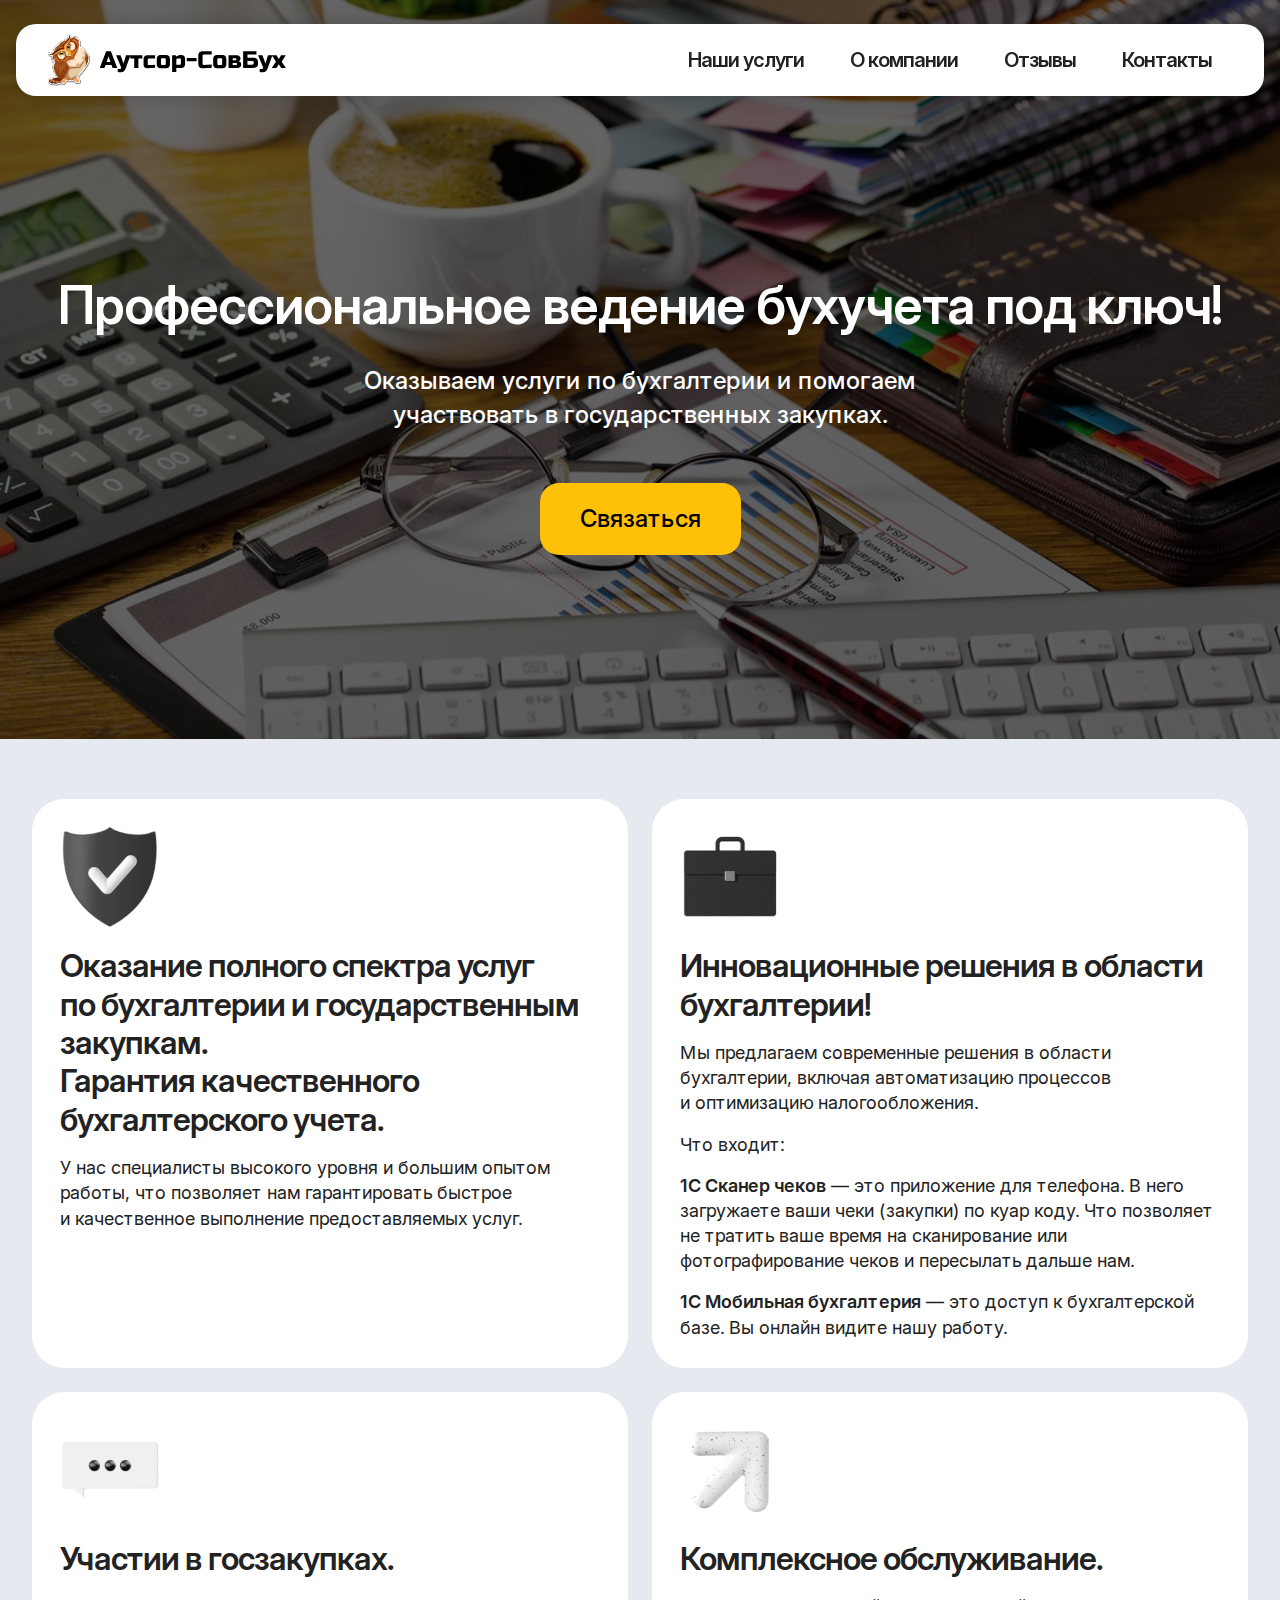
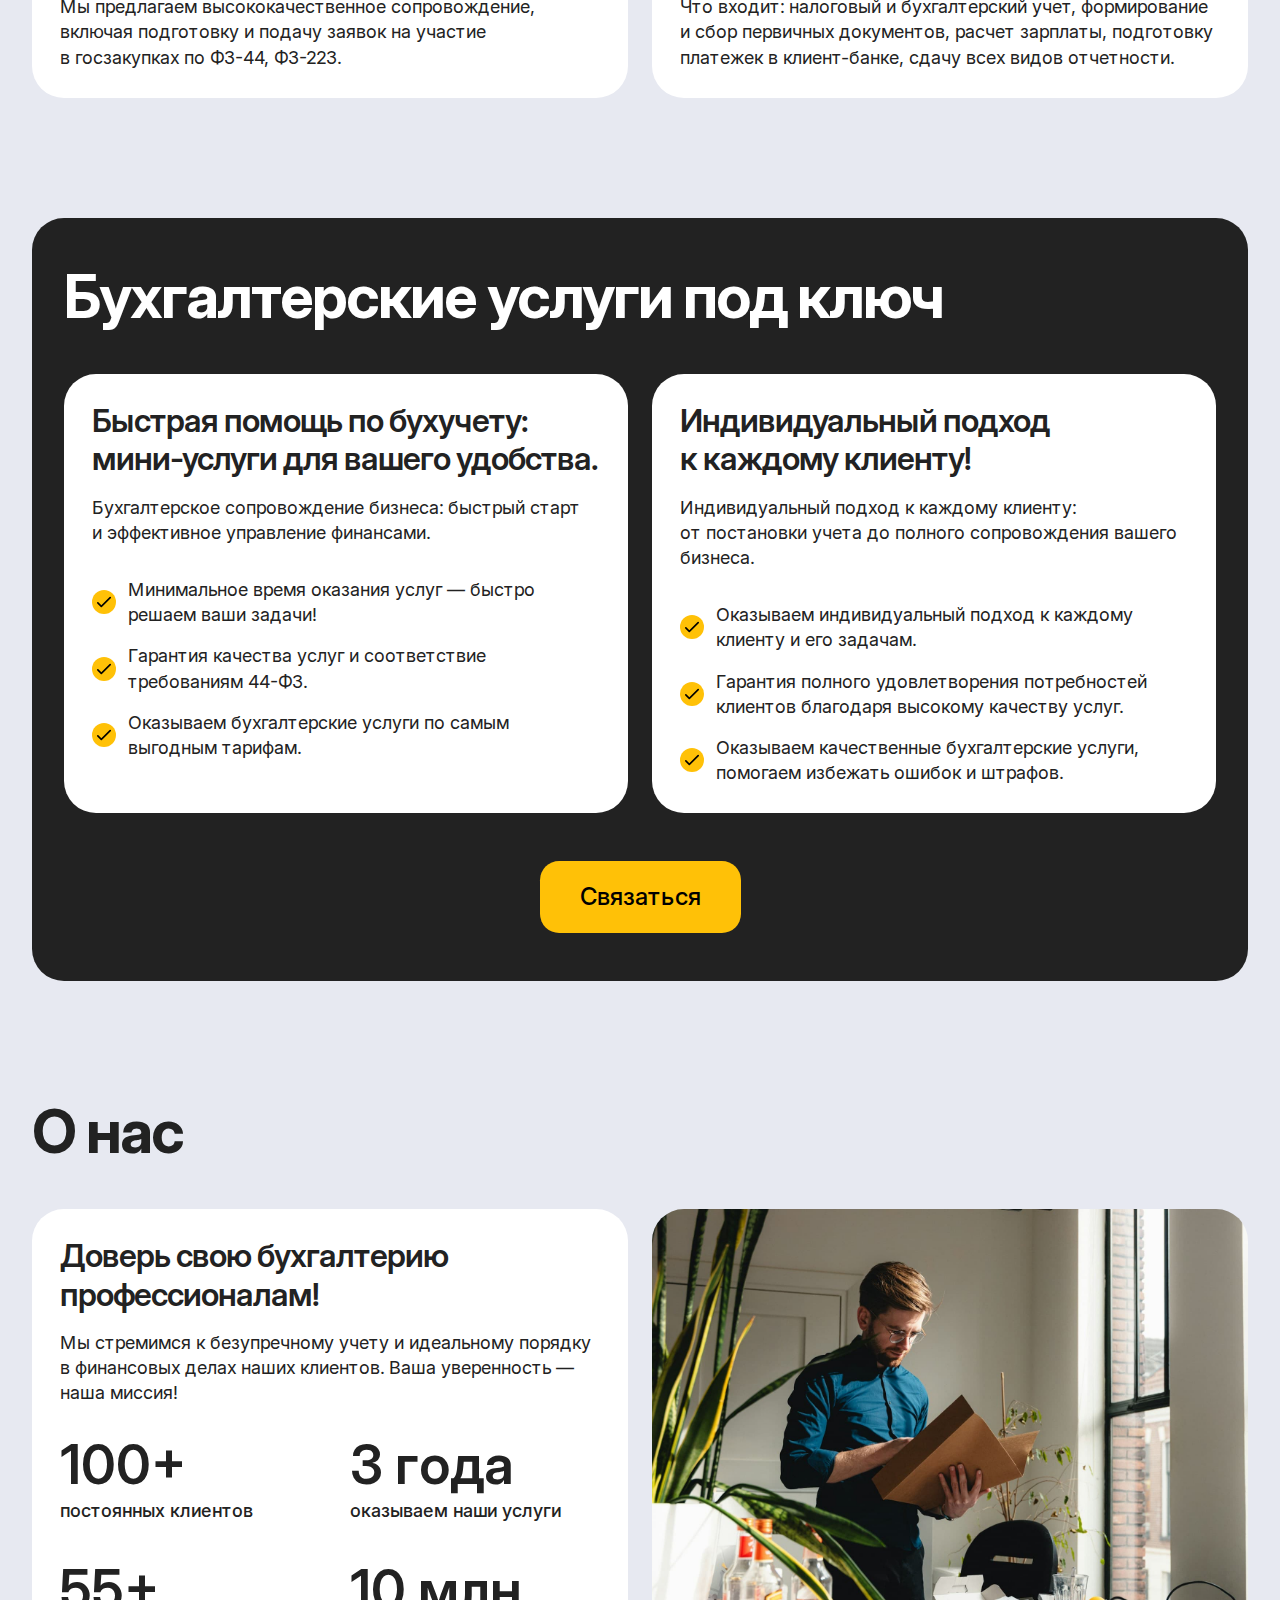
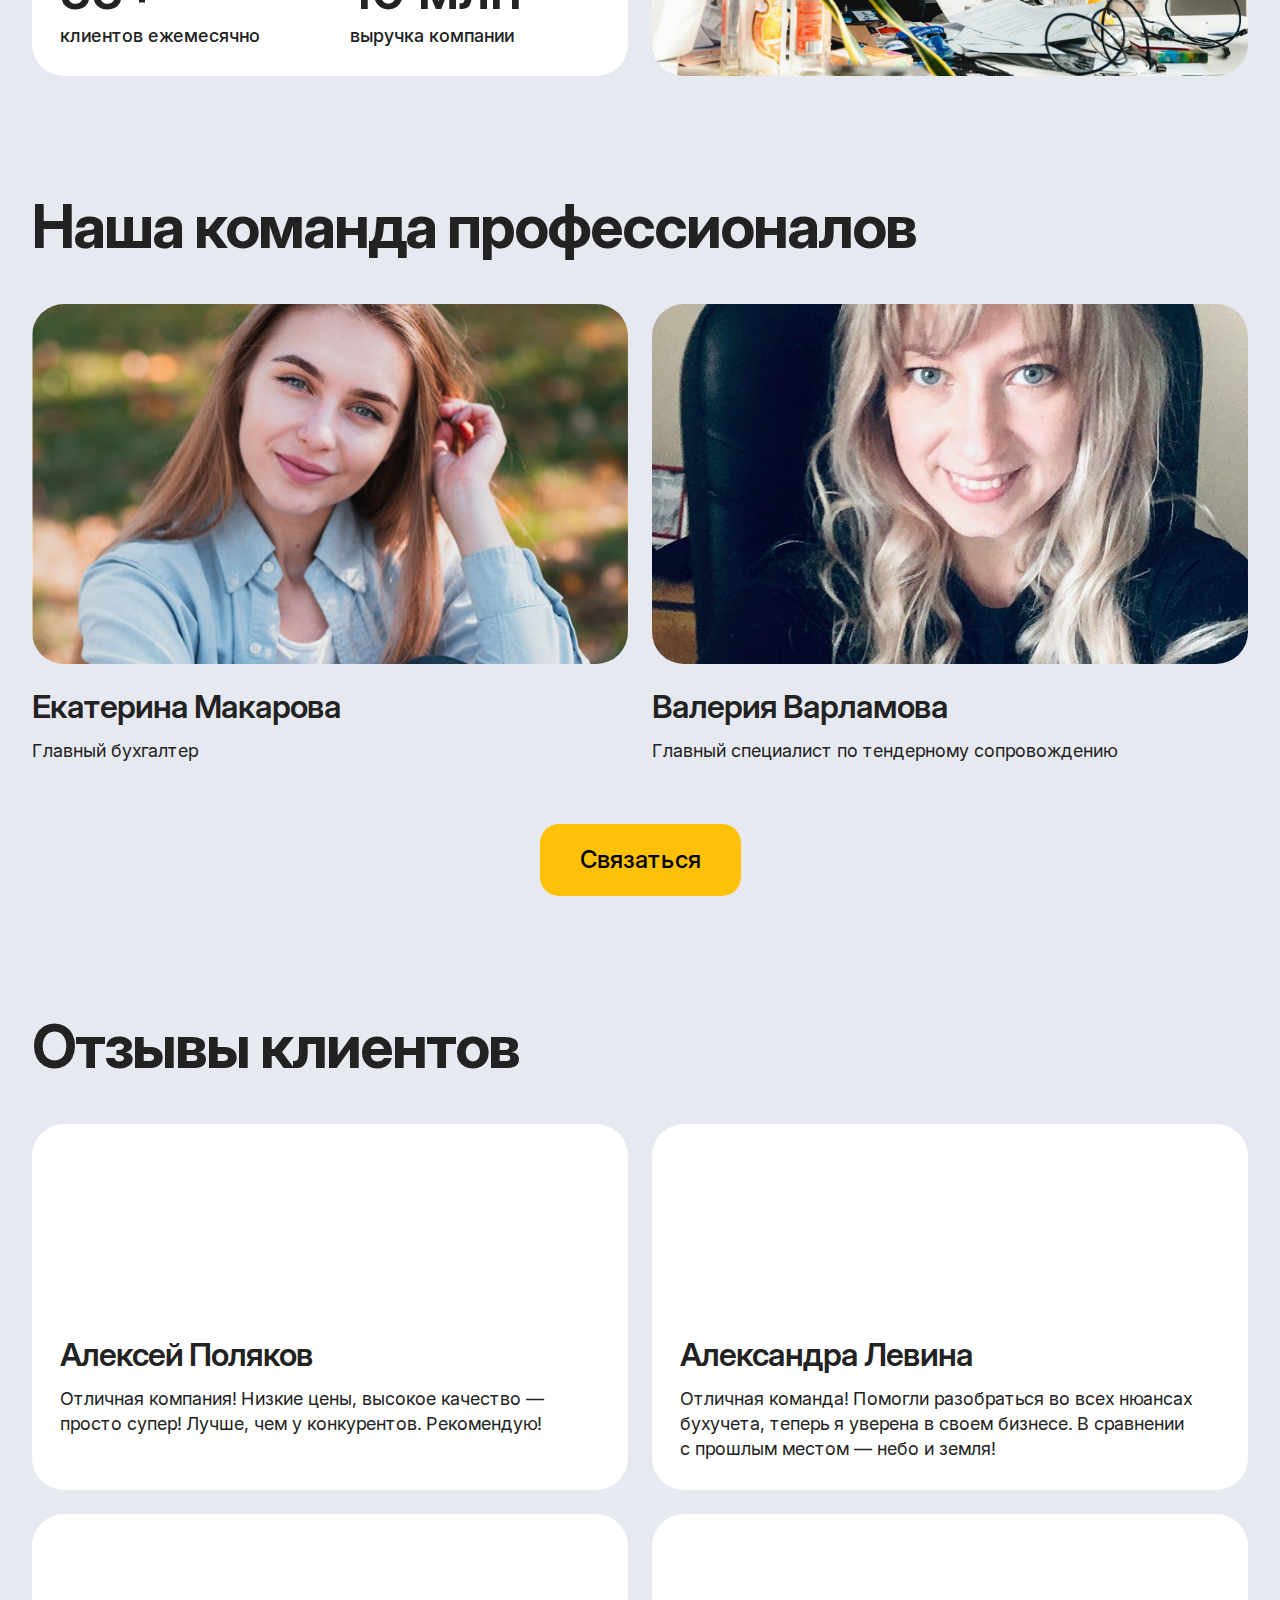
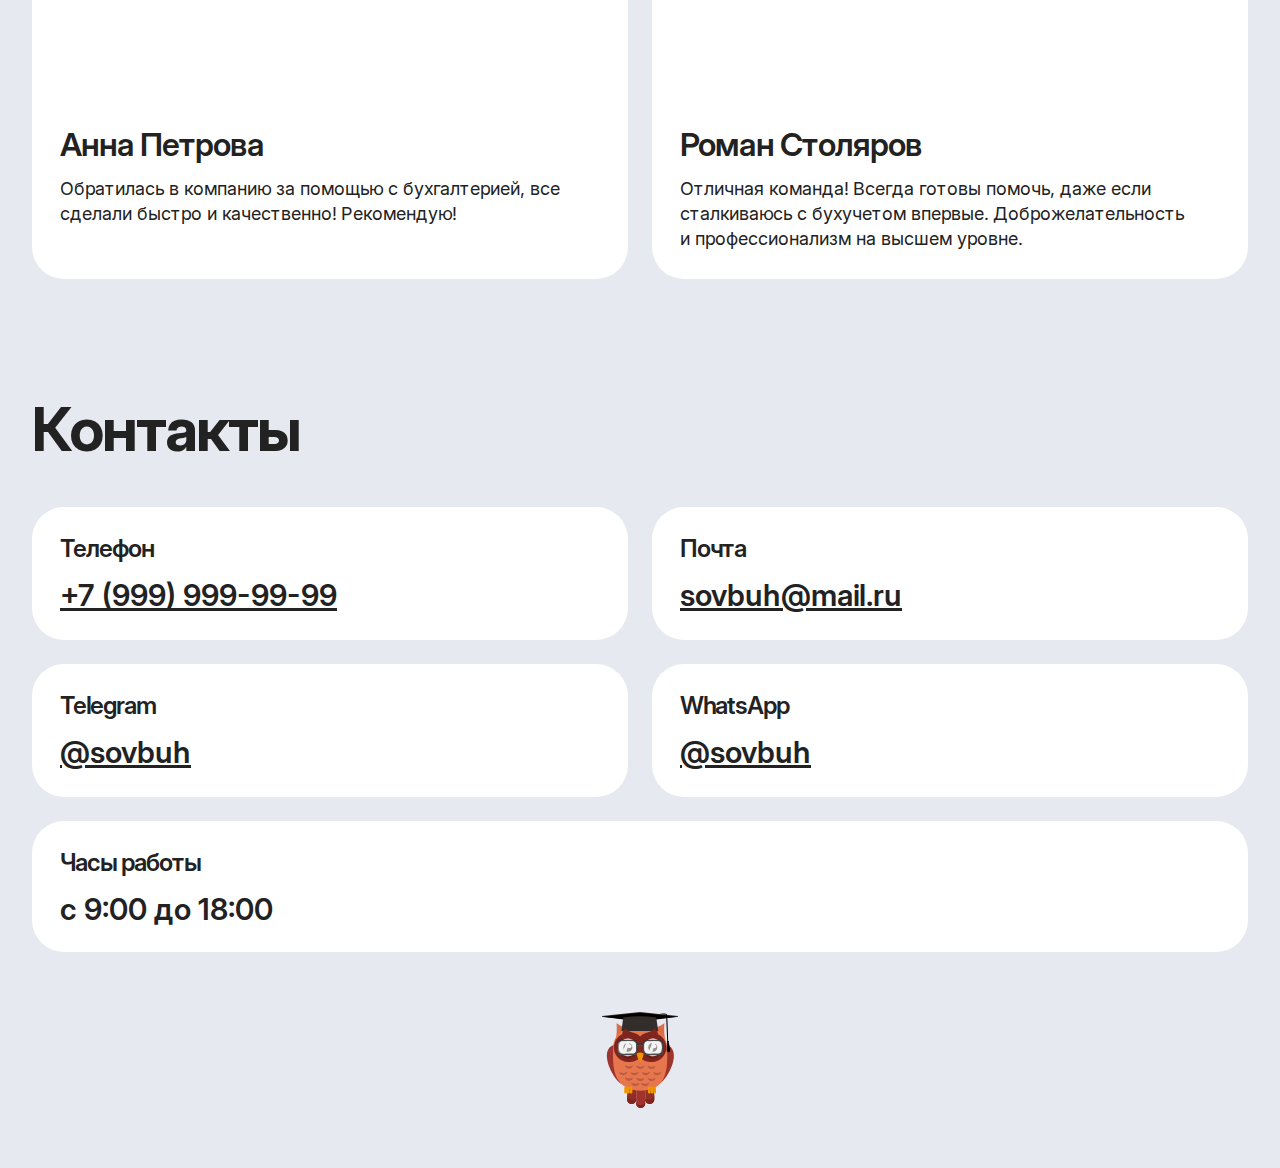
<file: index.html>
<!DOCTYPE html>

<html
    class="page"
    lang="ru"
>
    <head>
        <meta charset="UTF-8" />

        <meta
            name="viewport"
            content="width=device-width, initial-scale=1.0"
        />

        <meta
            name="description"
            content="Аутсор-СовБух"
        />

        <link
            rel="icon"
            type="image/png"
            href="/images/favicon/favicon-96x96.png"
            sizes="96x96"
        />

        <link
            rel="icon"
            type="image/svg+xml"
            href="/images/favicon/favicon.svg"
        />

        <link
            rel="shortcut icon"
            href="/images/favicon/favicon.ico"
        />

        <link
            rel="apple-touch-icon"
            sizes="180x180"
            href="/images/favicon/apple-touch-icon.png"
        />

        <meta
            name="apple-mobile-web-app-title"
            content="Аутсор-СовБух"
        />

        <link
            rel="manifest"
            href="/images/favicon/site.webmanifest"
        />

        <title>Аутсор-СовБух</title>

        <link
            rel="preload"
            href="fonts/inter-variable.woff2"
            crossorigin
            as="font"
            type="font/woff2"
        />

        <link
            rel="stylesheet"
            href="styles/index.css"
        />
    </head>

    <body
        class="page__body"
        id="page-body"
    >
        <header class="page__header header">
            <div class="header__container container">
                <img
                    class="header__logo"
                    src="images/header/logo.svg"
                    width="238"
                    height="52"
                    alt="Аутсор-СовБух"
                />

                <button
                    class="header__menu-button menu-button"
                    id="header-menu-button"
                    type="button"
                    aria-expanded="false"
                    aria-controls="header-menu"
                    aria-label="Переключить меню"
                >
                    <span></span>
                </button>

                <nav
                    class="header__menu menu"
                    id="header-menu"
                    aria-label="Основная"
                >
                    <ul class="menu__list list-reset">
                        <li class="menu__item">
                            <a
                                class="menu__link"
                                href="#services"
                            >
                                Наши услуги
                            </a>
                        </li>

                        <li class="menu__item">
                            <a
                                class="menu__link"
                                href="#company"
                            >
                                О компании
                            </a>
                        </li>

                        <li class="menu__item">
                            <a
                                class="menu__link"
                                href="#reviews"
                            >
                                Отзывы
                            </a>
                        </li>

                        <li class="menu__item">
                            <a
                                class="menu__link"
                                href="#contacts"
                            >
                                Контакты
                            </a>
                        </li>
                    </ul>
                </nav>
            </div>
        </header>

        <main class="page__main main">
            <section class="main__hero hero">
                <div class="hero__container container">
                    <h1 class="hero__title">Профессиональное ведение бухучета под ключ!</h1>

                    <p class="hero__text">
                        Оказываем услуги по бухгалтерии и помогаем участвовать в государственных закупках.
                    </p>

                    <a
                        class="hero__contact button"
                        href="#contacts"
                    >
                        Связаться
                    </a>
                </div>
            </section>

            <section class="main__advantages advantages">
                <div class="advantages__container container">
                    <h2 class="visually-hidden">Наши услуги</h2>

                    <ul class="advantages__list list-reset">
                        <li class="advantages__item card">
                            <img
                                class="advantages__image"
                                src="images/advantages/image_1.png"
                                alt=""
                                width="100"
                                height="100"
                            />

                            <h3 class="advantages__subtitle subtitle">
                                Оказание полного спектра услуг по бухгалтерии и государственным закупкам.
                                <br />
                                Гарантия качественного бухгалтерского учета.
                            </h3>

                            <div class="advantages__text">
                                <p>
                                    У нас специалисты высокого уровня и большим опытом работы, что позволяет нам
                                    гарантировать быстрое и качественное выполнение предоставляемых услуг.
                                </p>
                            </div>
                        </li>

                        <li class="advantages__item card">
                            <img
                                class="advantages__image"
                                src="images/advantages/image_3.png"
                                alt=""
                                width="100"
                                height="100"
                            />

                            <h3 class="advantages__subtitle subtitle">Инновационные решения в области бухгалтерии!</h3>

                            <div class="advantages__text">
                                <p>
                                    Мы предлагаем современные решения в области бухгалтерии, включая автоматизацию
                                    процессов и оптимизацию налогообложения.
                                </p>

                                <p>Что входит:</p>

                                <p>
                                    <b>1С Сканер чеков</b> — это приложение для телефона. В него загружаете ваши чеки
                                    (закупки) по куар коду. Что позволяет не тратить ваше время на сканирование или
                                    фотографирование чеков и пересылать дальше нам.
                                </p>

                                <p>
                                    <b>1С Мобильная бухгалтерия</b> — это доступ к бухгалтерской базе. Вы онлайн видите
                                    нашу работу.
                                </p>
                            </div>
                        </li>

                        <li class="advantages__item card">
                            <img
                                class="advantages__image"
                                src="images/advantages/image_4.png"
                                alt=""
                                width="100"
                                height="100"
                            />

                            <h3 class="advantages__subtitle subtitle">Участии в госзакупках.</h3>

                            <div class="advantages__text">
                                <p>
                                    Мы предлагаем высококачественное сопровождение, включая подготовку и подачу заявок
                                    на участие в госзакупках по ФЗ-44, ФЗ-223.
                                </p>
                            </div>
                        </li>

                        <li class="advantages__item card">
                            <img
                                class="advantages__image"
                                src="images/advantages/image_2.png"
                                alt=""
                                width="100"
                                height="100"
                            />

                            <h3 class="advantages__subtitle subtitle">Комплексное обслуживание.</h3>

                            <div class="advantages__text">
                                <p>
                                    Что входит: налоговый и бухгалтерский учет, формирование и сбор первичных
                                    документов, расчет зарплаты, подготовку платежек в клиент-банке, сдачу всех видов
                                    отчетности.
                                </p>
                            </div>
                        </li>
                    </ul>
                </div>
            </section>

            <section
                class="main__services services"
                id="services"
            >
                <div class="services__container container">
                    <div class="services__content">
                        <h2 class="services__title title">Бухгалтерские услуги под ключ</h2>

                        <ul class="services__list list-reset">
                            <li class="services-card card">
                                <h3 class="services-card__subtitle subtitle">
                                    Быстрая помощь по бухучету: мини-услуги для вашего удобства.
                                </h3>

                                <p class="services-card__text">
                                    Бухгалтерское сопровождение бизнеса: быстрый старт и эффективное управление
                                    финансами.
                                </p>

                                <ul class="list-reset">
                                    <li class="services-card__item">
                                        Минимальное время оказания услуг — быстро решаем ваши задачи!
                                    </li>

                                    <li class="services-card__item">
                                        Гарантия качества услуг и соответствие требованиям 44-ФЗ.
                                    </li>

                                    <li class="services-card__item">
                                        Оказываем бухгалтерские услуги по самым выгодным тарифам.
                                    </li>
                                </ul>
                            </li>

                            <li class="services-card card">
                                <h3 class="services-card__subtitle subtitle">
                                    Индивидуальный подход к каждому клиенту!
                                </h3>

                                <p class="services-card__text">
                                    Индивидуальный подход к каждому клиенту: от постановки учета до полного
                                    сопровождения вашего бизнеса.
                                </p>

                                <ul class="list-reset">
                                    <li class="services-card__item">
                                        Оказываем индивидуальный подход к каждому клиенту и его задачам.
                                    </li>

                                    <li class="services-card__item">
                                        Гарантия полного удовлетворения потребностей клиентов благодаря высокому
                                        качеству услуг.
                                    </li>

                                    <li class="services-card__item">
                                        Оказываем качественные бухгалтерские услуги, помогаем избежать ошибок и штрафов.
                                    </li>
                                </ul>
                            </li>
                        </ul>

                        <div class="services__links">
                            <a
                                class="services__contact button"
                                href="#contacts"
                            >
                                Связаться
                            </a>
                        </div>
                    </div>
                </div>
            </section>

            <section
                class="main__company company"
                id="company"
            >
                <div class="company__container container">
                    <h2 class="company__title title">О нас</h2>

                    <div class="company__columns">
                        <div class="company__info card">
                            <h3 class="company__subtitle subtitle">Доверь свою бухгалтерию профессионалам!</h3>

                            <p class="company__text">
                                Мы стремимся к безупречному учету и идеальному порядку в финансовых делах наших
                                клиентов. Ваша уверенность — наша миссия!
                            </p>

                            <ul class="company__statistics statistics list-reset">
                                <li class="statistics__item">
                                    <span class="statistics__value">100+</span>

                                    <span class="statistics__text">постоянных клиентов</span>
                                </li>

                                <li class="statistics__item">
                                    <span class="statistics__value">3 года</span>

                                    <span class="statistics__text">оказываем наши услуги</span>
                                </li>

                                <li class="statistics__item">
                                    <span class="statistics__value">55+</span>

                                    <span class="statistics__text">клиентов ежемесячно</span>
                                </li>

                                <li class="statistics__item">
                                    <span class="statistics__value">10 млн</span>

                                    <span class="statistics__text">выручка компании</span>
                                </li>
                            </ul>
                        </div>

                        <picture>
                            <source
                                src="images/company/image.avif"
                                type="image/avif"
                            />

                            <source
                                src="images/company/image.webp"
                                type="image/webp"
                            />

                            <img
                                class="company__image"
                                src="images/company/image.jpg"
                                alt=""
                                width="1920"
                                height="1280"
                                loading="lazy"
                            />
                        </picture>
                    </div>
                </div>
            </section>

            <section class="main__team team">
                <div class="team__container container">
                    <h2 class="team__title title">Наша команда профессионалов</h2>

                    <ul class="team__list list-reset">
                        <li class="team__item">
                            <picture>
                                <source
                                    src="images/team/makarova.avif"
                                    type="image/avif"
                                />

                                <source
                                    src="images/team/makarova.webp"
                                    type="image/webp"
                                />

                                <img
                                    class="team__photo"
                                    src="images/team/makarova.jpg"
                                    alt=""
                                    width="1336"
                                    height="2000"
                                    loading="lazy"
                                />
                            </picture>

                            <h3 class="team__name subtitle">Екатерина Макарова</h3>

                            <p class="team__position">Главный бухгалтер</p>
                        </li>

                        <li class="team__item">
                            <picture>
                                <source
                                    src="images/team/varlamova.avif"
                                    type="image/avif"
                                />

                                <source
                                    src="images/team/varlamova.webp"
                                    type="image/webp"
                                />

                                <img
                                    class="team__photo"
                                    src="images/team/varlamova.jpg"
                                    alt=""
                                    width="960"
                                    height="1280"
                                    loading="lazy"
                                />
                            </picture>

                            <h3 class="team__name subtitle">Валерия Варламова</h3>

                            <p class="team__position">​Главный специалист по тендерному сопровождению</p>
                        </li>
                    </ul>

                    <div class="team__links">
                        <a
                            class="team__contact button"
                            href="#contacts"
                        >
                            Связаться
                        </a>
                    </div>
                </div>
            </section>

            <section
                class="main__reviews reviews"
                id="reviews"
            >
                <div class="reviews__container container">
                    <h2 class="reviews__title title">Отзывы клиентов</h2>

                    <ul class="reviews__list list-reset">
                        <li class="reviews__item card">
                            <picture>
                                <source
                                    srcset="images/reviews/photo.avif 1x, images/reviews/photo@2x.avif 2x"
                                    type="image/avif"
                                />

                                <source
                                    srcset="images/reviews/photo.webp 1x, images/reviews/photo.webp 2x"
                                    type="image/webp"
                                />

                                <img
                                    class="reviews__photo"
                                    srcset="images/reviews/photo@2x.jpg 2x"
                                    src="images/reviews/photo.jpg"
                                    alt=""
                                    width="500"
                                    height="500"
                                    loading="lazy"
                                />
                            </picture>

                            <h3 class="reviews__name subtitle">Алексей Поляков</h3>

                            <p class="reviews__text">
                                Отличная компания! Низкие цены, высокое качество — просто супер! Лучше, чем
                                у конкурентов. Рекомендую!
                            </p>
                        </li>

                        <li class="reviews__item card">
                            <picture>
                                <source
                                    srcset="images/reviews/photo.avif 1x, images/reviews/photo@2x.avif 2x"
                                    type="image/avif"
                                />

                                <source
                                    srcset="images/reviews/photo.webp 1x, images/reviews/photo.webp 2x"
                                    type="image/webp"
                                />

                                <img
                                    class="reviews__photo"
                                    srcset="images/reviews/photo@2x.jpg 2x"
                                    src="images/reviews/photo.jpg"
                                    alt=""
                                    width="500"
                                    height="500"
                                    loading="lazy"
                                />
                            </picture>

                            <h3 class="reviews__name subtitle">Александра Левина</h3>

                            <p class="reviews__text">
                                Отличная команда! Помогли разобраться во всех нюансах бухучета, теперь я уверена в своем
                                бизнесе. В сравнении с прошлым местом — небо и земля!
                            </p>
                        </li>

                        <li class="reviews__item card">
                            <picture>
                                <source
                                    srcset="images/reviews/photo.avif 1x, images/reviews/photo@2x.avif 2x"
                                    type="image/avif"
                                />

                                <source
                                    srcset="images/reviews/photo.webp 1x, images/reviews/photo.webp 2x"
                                    type="image/webp"
                                />

                                <img
                                    class="reviews__photo"
                                    srcset="images/reviews/photo@2x.jpg 2x"
                                    src="images/reviews/photo.jpg"
                                    alt=""
                                    width="500"
                                    height="500"
                                    loading="lazy"
                                />
                            </picture>

                            <h3 class="reviews__name subtitle">Анна Петрова</h3>

                            <p class="reviews__text">
                                Обратилась в компанию за помощью с бухгалтерией, все сделали быстро и качественно!
                                Рекомендую!
                            </p>
                        </li>

                        <li class="reviews__item card">
                            <picture>
                                <source
                                    srcset="images/reviews/photo.avif 1x, images/reviews/photo@2x.avif 2x"
                                    type="image/avif"
                                />

                                <source
                                    srcset="images/reviews/photo.webp 1x, images/reviews/photo.webp 2x"
                                    type="image/webp"
                                />

                                <img
                                    class="reviews__photo"
                                    srcset="images/reviews/photo@2x.jpg 2x"
                                    src="images/reviews/photo.jpg"
                                    alt=""
                                    width="500"
                                    height="500"
                                    loading="lazy"
                                />
                            </picture>

                            <h3 class="reviews__name subtitle">Роман Столяров</h3>

                            <p class="reviews__text">
                                Отличная команда! Всегда готовы помочь, даже если сталкиваюсь с бухучетом впервые.
                                Доброжелательность и профессионализм на высшем уровне.
                            </p>
                        </li>
                    </ul>
                </div>
            </section>

            <section
                class="main__contacts contacts"
                id="contacts"
            >
                <div class="contacts__container container">
                    <h2 class="contacts__title title">Контакты</h2>

                    <div class="contacts__list list-reset">
                        <li class="contacts__card card">
                            <h3 class="contacts__label subtitle">Телефон</h3>

                            <a
                                class="contacts__value"
                                href="tel:+79999999999"
                            >
                                +7 (999) 999-99-99
                            </a>
                        </li>

                        <li class="contacts__card card">
                            <h3 class="contacts__label subtitle">Почта</h3>

                            <a
                                class="contacts__value"
                                href="mailto:sovbuh@mail.ru"
                            >
                                sovbuh@mail.ru
                            </a>
                        </li>

                        <li class="contacts__card card">
                            <h3 class="contacts__label subtitle">Telegram</h3>

                            <a
                                class="contacts__value"
                                href="https://t.me/sovbuh"
                            >
                                @sovbuh
                            </a>
                        </li>

                        <li class="contacts__card card">
                            <h3 class="contacts__label subtitle">WhatsApp</h3>

                            <a
                                class="contacts__value"
                                href="https://t.me/sovbuh"
                            >
                                @sovbuh
                            </a>
                        </li>

                        <li class="contacts__card card">
                            <h3 class="contacts__label subtitle">Часы работы</h3>

                            <span class="contacts__value"> с 9:00 до 18:00 </span>
                        </li>
                    </div>
                </div>
            </section>
        </main>

        <footer class="page__footer footer">
            <img
                class="footer__logo"
                src="images/footer/logo.svg"
                width="76"
                height="96"
                alt=""
            />
        </footer>

        <a
            class="page__scroll-top scroll-top"
            id="page-scroll-top"
            href="#page-body"
        >
            <svg
                class="scroll-top__icon"
                width="32"
                height="32"
                aria-hidden="true"
                focusable="false"
            >
                <use href="images/sprite.svg#arrow-up" />
            </svg>
        </a>

        <script src="scripts/index.js"></script>
    </body>
</html>
</file>
<file: styles/index.css>
@import "./fonts.css";

@import "./app.css";

@import "./visually-hidden.css";

@import "./list-reset.css";

@import "./container.css";

@import "./button.css";

@import "./title.css";

@import "./subtitle.css";

@import "./card.css";

@import "./scroll-top.css";

@import "./hero.css";

@import "./advantages.css";

@import "./services-card.css";

@import "./services.css";

@import "./statistics.css";

@import "./company.css";

@import "./team.css";

@import "./reviews.css";

@import "./contacts.css";

@import "./menu-button.css";

@import "./menu.css";

@import "./header.css";

@import "./main.css";

@import "./footer.css";

@import "./page.css";
</file>
